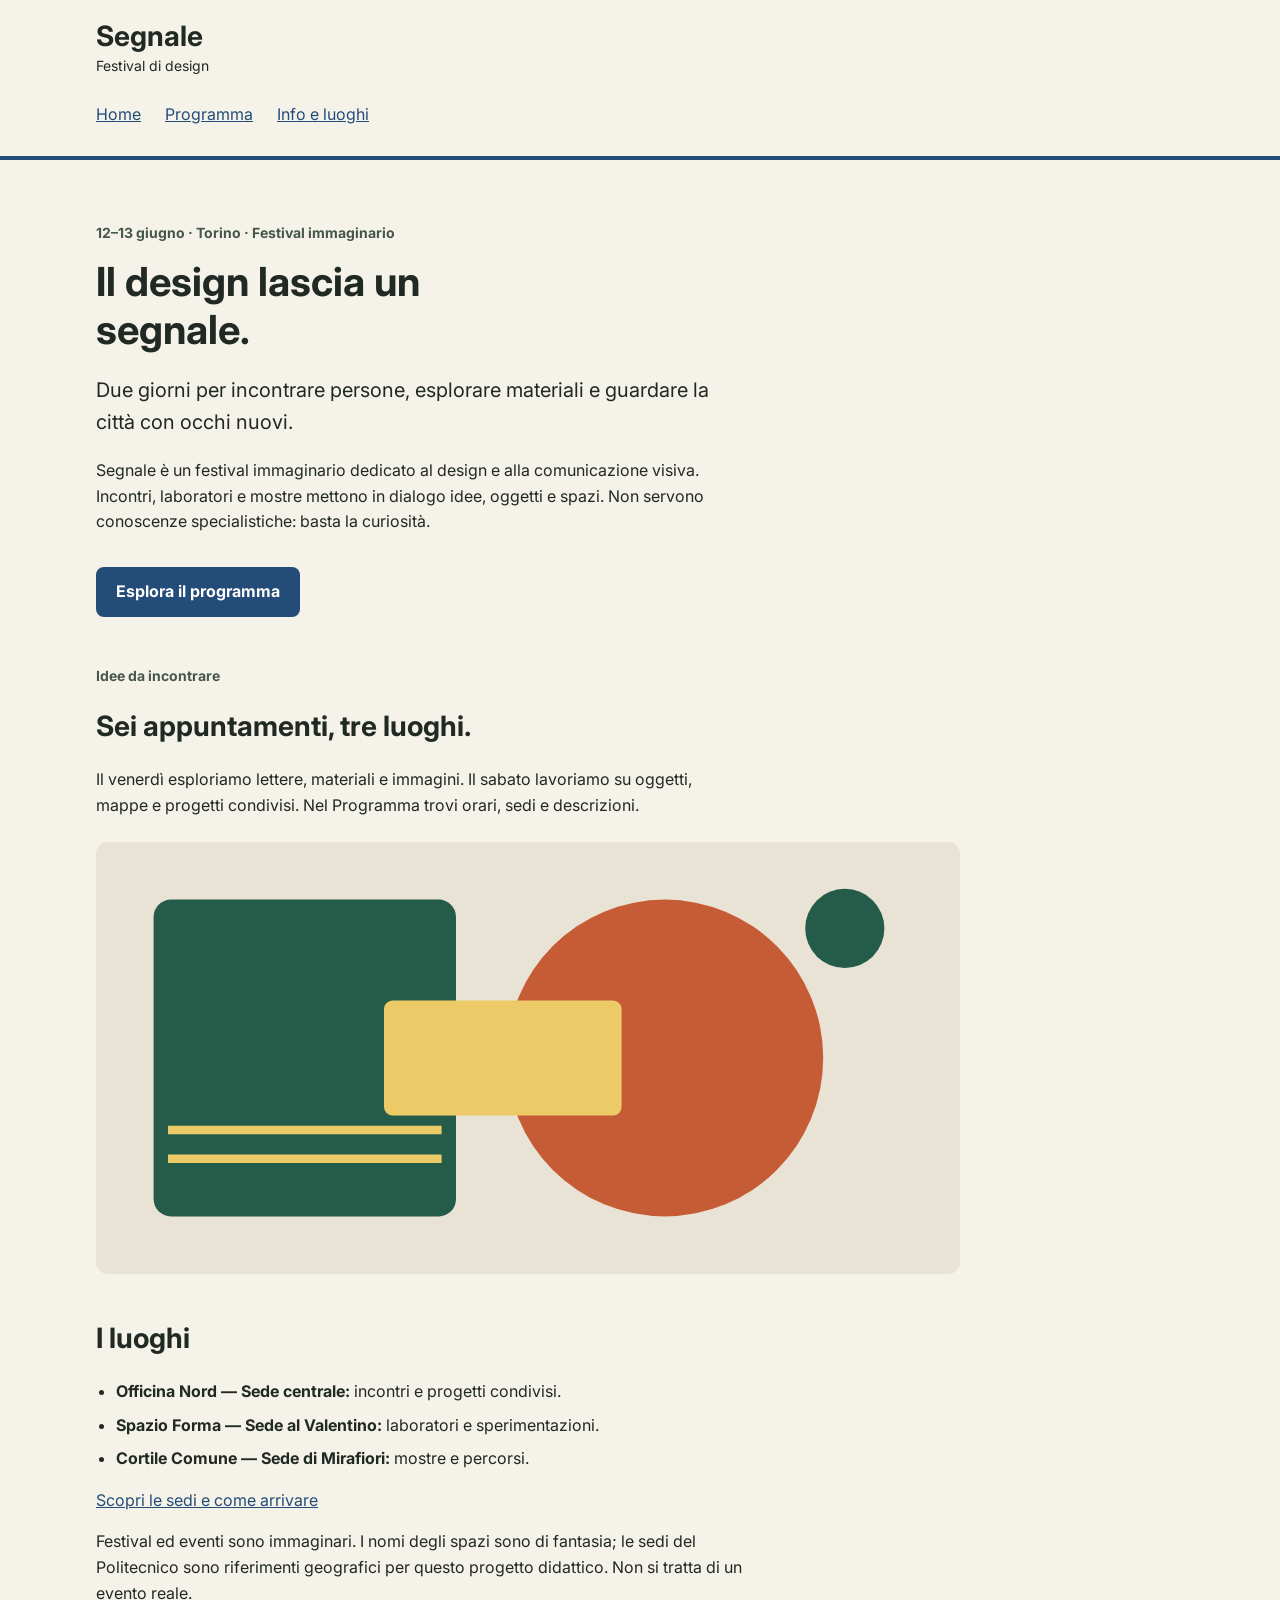
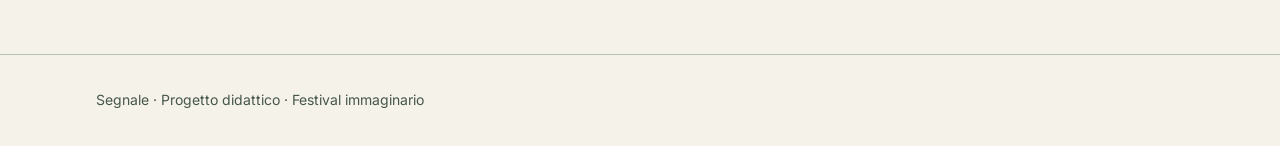
<file: index.html>
<!doctype html>
<html lang="it">
<head>
  <meta charset="utf-8">
  <meta name="viewport" content="width=device-width, initial-scale=1">
  <title>Segnale — Festival di design</title>
 <link rel="preconnect" href="https://fonts.googleapis.com">
  <link rel="preconnect" href="https://fonts.gstatic.com" crossorigin>
  <link href="https://fonts.googleapis.com/css2?family=Inter:wght@400;700&display=swap" rel="stylesheet">
  <link rel="stylesheet" href="style.css">
</head>
<body>
  <a class="skip-link" href="#contenuto">Vai al contenuto</a>
  <header class="site-header">
    <div class="container">
      <a class="brand" href="index.html">Segnale<span>Festival di design</span></a>
      <nav>
        <a href="index.html">Home</a>
        <a href="programma.html">Programma</a>
        <a href="info.html">Info e luoghi</a>
      </nav>
    </div>
  </header>

  <main id="contenuto" class="container">
    <section class="intro">
      <p class="eyebrow">12–13 giugno · Torino · Festival immaginario</p>
      <h1 id="titolo-home">Il design lascia un segnale.</h1>
      <p class="lead">Due giorni per incontrare persone, esplorare materiali e guardare la città con occhi nuovi.</p>
      <p class="reading-text">Segnale è un festival immaginario dedicato al design e alla comunicazione visiva. Incontri, laboratori e mostre mettono in dialogo idee, oggetti e spazi. Non servono conoscenze specialistiche: basta la curiosità.</p>
      <a class="button-link" href="programma.html">Esplora il programma</a>
    </section>

    <section class="content-section">
      <p class="eyebrow">Idee da incontrare</p>
      <h2 id="titolo-festival">Sei appuntamenti, tre luoghi.</h2>
      <p class="reading-text">Il venerdì esploriamo lettere, materiali e immagini. Il sabato lavoriamo su oggetti, mappe e progetti condivisi. Nel Programma trovi orari, sedi e descrizioni.</p>
      <img class="festival-image" src="assets/festival.svg" alt="Composizione geometrica di cerchi e rettangoli nei colori del festival" width="1200" height="600">
    </section>

    <section class="content-section">
      <h2 id="titolo-luoghi">I luoghi</h2>
      <ul class="venues">
        <li><strong>Officina Nord — Sede centrale:</strong> incontri e progetti condivisi.</li>
        <li><strong>Spazio Forma — Sede al Valentino:</strong> laboratori e sperimentazioni.</li>
        <li><strong>Cortile Comune — Sede di Mirafiori:</strong> mostre e percorsi.</li>
      </ul>
      <p><a href="info.html">Scopri le sedi e come arrivare</a></p>
      <p class="reading-text">Festival ed eventi sono immaginari. I nomi degli spazi sono di fantasia; le sedi del Politecnico sono riferimenti geografici per questo progetto didattico. Non si tratta di un evento reale.</p>
    </section>
  </main>

  <footer class="site-footer"><div class="container"><p>Segnale · Progetto didattico · Festival immaginario</p></div></footer>
</body>
</html>
</file>
<file: style.css>
/* Segnale: esempio completo della consegna su Home e Programma. */

/* Valori condivisi: le regole interessate li richiamano con var(). */
:root {
  --colore-primario: #234c78;
  --colore-primario-scuro: #163454;
  --colore-sfondo: #f5f2e9;
  --colore-testo: #202923;
  --font-testo: 'Inter', Arial, sans-serif; 
  --font-titoli: 'Inter', Arial, sans-serif;
}

* {
  box-sizing: border-box;
}

body {
  margin: 0;
  background: var(--colore-sfondo);
  color: var(--colore-testo);
  font-family: var(--font-testo);
  font-size: 1rem;
  line-height: 1.6;
}

a {
  color: var(--colore-primario);
}

a:hover {
  text-decoration: underline;
}

a:focus {
  outline: 3px solid var(--colore-testo);
}

.container {
  width: 92%;
  max-width: 68rem;
  margin: 0 auto;
}

.site-header {
  padding: 1.25rem 0;
  border-bottom: 4px solid var(--colore-primario);
}

.brand {
  display: inline-block;
  color: var(--colore-testo);
  font-size: 1.75rem;
  font-weight: bold;
  line-height: 1.2;
  text-decoration: none;
}

.brand span {
  display: block;
  margin-top: 0.25rem;
  font-size: 0.875rem;
  font-weight: normal;
}

nav {
  margin-top: 1rem;
}

nav a {
  display: inline-block;
  margin-right: 1rem;
  padding: 0.25rem 0;
}


.intro {
  padding: 3rem 0 1rem;
}

.eyebrow,
.event-meta {
  color: #46564b;
  font-size: 0.875rem;
  font-weight: bold;
}

h1,
h2,
h3 {
  font-family: var(--font-titoli);
  line-height: 1.2;
}

h1 {
  max-width: 18ch;
  margin: 0.75rem 0 1.25rem;
  font-size: 2.5rem;
}

h2 {
  font-size: 1.75rem;
}

h3 {
  margin: 0.5rem 0 0.75rem;
  font-size: 1.375rem;
}

.lead {
  max-width: 48ch;
  font-size: 1.25rem;
}

.reading-text {
  max-width: 65ch;
}

.button-link {
  display: inline-block;
  margin-top: 1rem;
  padding: 0.75rem 1.25rem;
  border-radius: 0.5rem;
  background: var(--colore-primario);
  color: #ffffff;
  font-weight: bold;
  text-decoration: none;
}

.button-link:hover {
  background: var(--colore-primario-scuro);
}

.content-section {
  margin: 2rem 0 3rem;
}

.festival-image {
  display: block;
  width: 100%;
  max-width: 54rem;
  height: auto;
  margin-top: 1.5rem;
  border-radius: 0.75rem;
}

.venues {
  padding-left: 1.25rem;
}

.venues li {
  margin-bottom: 0.5rem;
}

/* Disposizione di base: una colonna. */
.event-grid {
  display: grid;
  grid-template-columns: 1fr;
  gap: 2rem;
}

.event-card {
  overflow: hidden;
  border: 1px solid #b7c0b7;
  border-radius: 0.75rem;
  background: #ffffff;
}

.event-card img {
  display: block;
  width: 100%;
  height: auto;
}

.event-body {
  padding: 1.5rem;
}

.event-place {
  margin-bottom: 0;
  color: #46564b;
  font-size: 0.875rem;
}

.site-footer {
  padding: 1.25rem 0;
  border-top: 1px solid #b7c0b7;
  color: #46564b;
  font-size: 0.875rem;
}

.skip-link {
  position: absolute;
  top: -6rem;
  left: 1rem;
  padding: 0.75rem 1rem;
  background: #ffffff;
  color: var(--colore-testo);
}

.skip-link:focus {
  top: 1rem;
}

/* Da 600 px: due colonne. */
@media (min-width: 600px) {
  .event-grid {
    grid-template-columns: repeat(2, 1fr);
  }
}

/* Da 1024 px: tre colonne. Questa regola segue quella da 600 px. */
@media (min-width: 1024px) {
  .event-grid {
    grid-template-columns: repeat(3, 1fr);
  }
}

/* Info e luoghi: componenti aggiunti al sito esistente. */
button {
  padding: 0.65rem 0.5rem;
  border: 2px solid var(--colore-primario);
  border-radius: 0.5rem;
  background: var(--colore-primario);
  color: #ffffff;
  font-family: var(--font-testo);
  font-size: 1rem;
  font-weight: bold;
  cursor: pointer;
}

button:hover {
  background: var(--colore-primario-scuro);
}

button:focus {
  outline: 3px solid var(--colore-testo);
}

.venue-gallery {
  max-width: 54rem;
}

.venue-swiper {
  width: 100%;
}

.venue-slide {
  margin: 0;
  overflow: hidden;
  border: 1px solid #b7c0b7;
  border-radius: 0.75rem;
  background: #ffffff;
}

.venue-slide img {
  display: block;
  width: 100%;
  height: auto;
}

.venue-slide figcaption {
  padding: 1.25rem;
}

.gallery-controls {
  display: grid;
  grid-template-columns: repeat(2, 1fr);
  gap: 0.75rem;
  margin-top: 1rem;
}

.gallery-count {
  margin: 0.75rem 0 0;
  text-align: center;
}

@media (max-width: 319px) {
  .gallery-label {
    font-size: 0;
  }
}

.map-container {
  margin: 1.5rem 0;
  overflow: hidden;
  border: 1px solid #b7c0b7;
  border-radius: 0.75rem;
  background: #ffffff;
}

.map-container iframe {
  display: block;
  width: 100%;
  height: 28rem;
  border: 0;
}

.venue-addresses {
  display: grid;
  grid-template-columns: 1fr;
  gap: 1.5rem;
}

.venue-address {
  padding: 1.25rem;
  border: 1px solid #b7c0b7;
  border-radius: 0.75rem;
}

.teaching-note {
  margin-top: 2rem;
}

@media (min-width: 768px) {
  .venue-addresses {
    grid-template-columns: repeat(3, 1fr);
  }
}
/* =========================================
   Esercitazione 7: Intestazione e Menu
   ========================================= */

/* Intestazione sticky (bloquée en haut) */
.site-header {
  position: sticky;
  top: 0;
  background-color: var(--colore-sfondo);
  z-index: 1000;
}

/* Menu responsive - Disposition mobile (colonne) */
nav {
  display: flex;
  flex-direction: column;
  gap: 0.5rem;
  margin-top: 1rem;
}

nav a {
  margin-right: 0;
  padding: 0.5rem 0;
}

/* Menu responsive - Disposition ordinateur (ligne) */
@media (min-width: 600px) {
  nav {
    flex-direction: row;
    gap: 1.5rem;
  }
}
</file>
